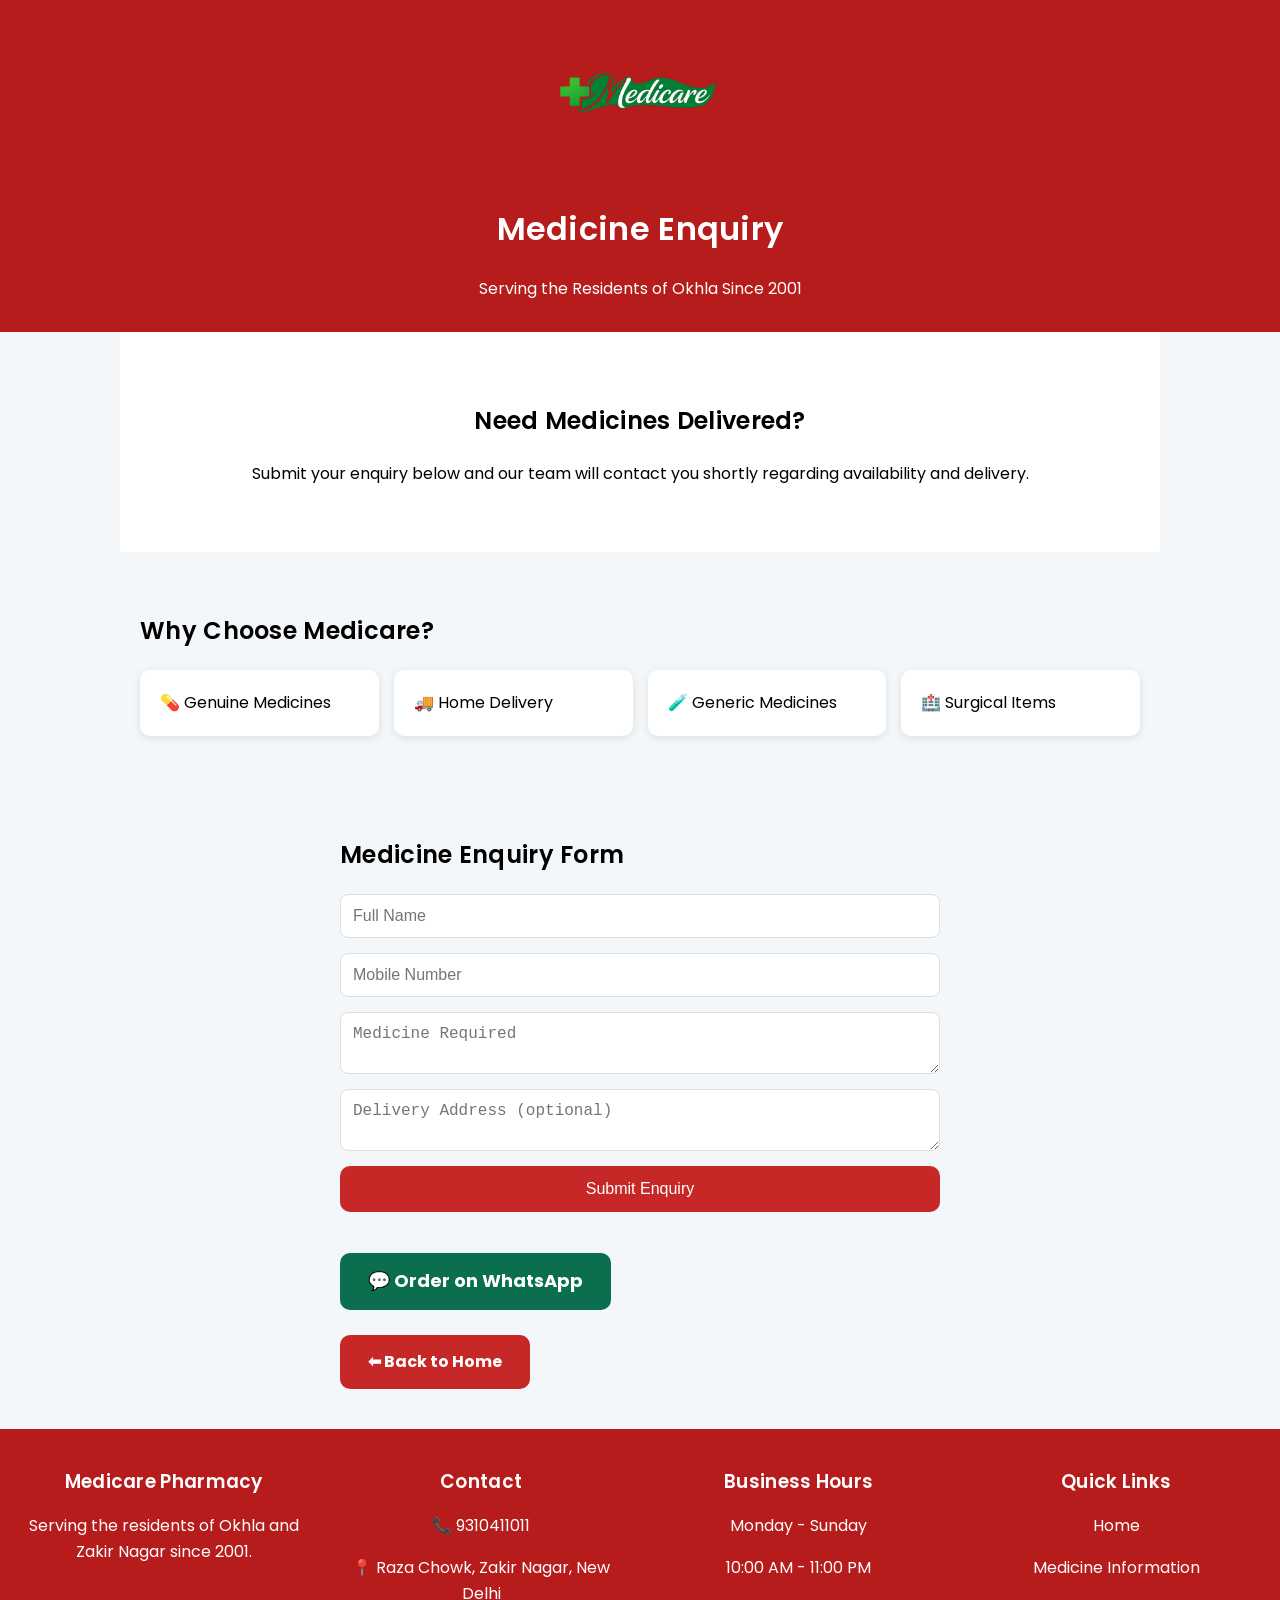
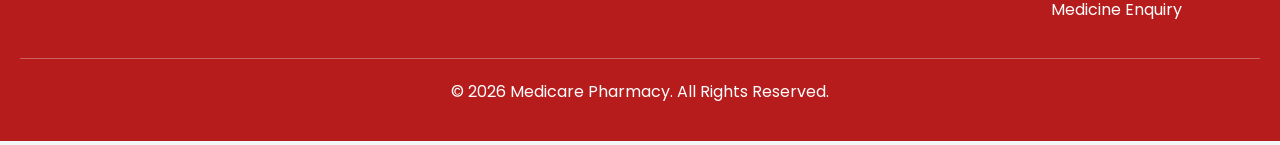
<file: enquiry.html>
<!DOCTYPE html>

<html lang="en">
<head>
    <meta charset="UTF-8">
    <meta name="viewport" content="width=device-width, initial-scale=1.0">

    <title>Medicine Enquiry | Medicare Pharmacy</title>

    <meta name="description" content="Submit a medicine enquiry or upload your prescription to Medicare Pharmacy, Zakir Nagar, Okhla. We'll help you check medicine availability quickly.">

    <meta name="keywords" content="Medicine Enquiry, Prescription Upload, Medicare Pharmacy, Zakir Nagar Pharmacy, Okhla Pharmacy, Medicine Availability">

    <meta name="author" content="Medicare Pharmacy">
    <meta name="robots" content="index, follow">

    <!-- Theme Color -->
    <meta name="theme-color" content="#1b8f4c">

    <!-- Open Graph -->
    <meta property="og:title" content="Medicine Enquiry | Medicare Pharmacy">
    <meta property="og:description" content="Enquire about medicines or upload your prescription online with Medicare Pharmacy.">
    <meta property="og:type" content="website">
    <meta property="og:url" content="https://medicarepharmacy.github.io/medicare-pharmacy/enquiry.html">
    <meta property="og:image" content="https://medicarepharmacy.github.io/medicare-pharmacy/favicon.png">

    <!-- Favicon -->
    <link rel="icon" type="image/png" sizes="32x32" href="favicon.png">
    <link rel="apple-touch-icon" href="favicon.png">

    <!-- Fonts -->
    <link rel="preconnect" href="https://fonts.googleapis.com">
    <link rel="preconnect" href="https://fonts.gstatic.com" crossorigin>
    <link href="https://fonts.googleapis.com/css2?family=Poppins:wght@300;400;500;600;700&display=swap" rel="stylesheet">

    <!-- Stylesheet -->
    <link rel="stylesheet" href="style.css">
</head>
<body>

<header>
    <img src="logo.png" alt="Medicare Pharmacy Logo" class="logo">
    <h1>Medicine Enquiry</h1>
    <p>Serving the Residents of Okhla Since 2001</p>
</header>

<section class="hero">
    <h2>Need Medicines Delivered?</h2>
    <p>Submit your enquiry below and our team will contact you shortly regarding availability and delivery.</p>
</section>

<section>
    <h2>Why Choose Medicare?</h2>
    <div class="cards">
        <div class="card">💊 Genuine Medicines</div>
        <div class="card">🚚 Home Delivery</div>
        <div class="card">🧪 Generic Medicines</div>
        <div class="card">🏥 Surgical Items</div>
    </div>
</section>

<section class="enquiry">
    <h2>Medicine Enquiry Form</h2>

<form action="https://api.web3forms.com/submit" method="POST">

    <input type="hidden" name="access_key" value="068bdc58-faac-4baa-9ae0-d7ec41ba170c">

    <input type="text" name="name" placeholder="Full Name" required>

    <input type="tel" name="phone" placeholder="Mobile Number" required>

    <textarea name="medicine" placeholder="Medicine Required" required></textarea>

    <textarea name="address" placeholder="Delivery Address (optional)"></textarea>

    <button type="submit">Submit Enquiry</button>

</form>

<br>

<a class="enquiry-btn"
   href="https://wa.me/919310411011?text=Hello%20Medicare%20Pharmacy%2C%20I%20would%20like%20to%20enquire%20about%20medicines."
   target="_blank">
   💬 Order on WhatsApp
</a>

<br><br>

<a class="directions-btn" href="index.html">
   ⬅ Back to Home
</a>

</section>

<footer>
    <div class="footer-content">

    <div class="footer-section">
        <h3>Medicare Pharmacy</h3>
        <p>Serving the residents of Okhla and Zakir Nagar since 2001.</p>
    </div>

    <div class="footer-section">
        <h3>Contact</h3>
        <p>📞 9310411011</p>
        <p>📍 Raza Chowk, Zakir Nagar, New Delhi</p>
    </div>

    <div class="footer-section">
        <h3>Business Hours</h3>
        <p>Monday - Sunday</p>
        <p>10:00 AM - 11:00 PM</p>
    </div>

    <div class="footer-section">
        <h3>Quick Links</h3>
        <p><a href="index.html">Home</a></p>
        <p><a href="medicines.html">Medicine Information</a></p>
        <p><a href="enquiry.html">Medicine Enquiry</a></p>
    </div>

</div>

<hr>

<p class="copyright">
    © 2026 Medicare Pharmacy. All Rights Reserved.
</p>

</footer>

</body>
</html>
</file>
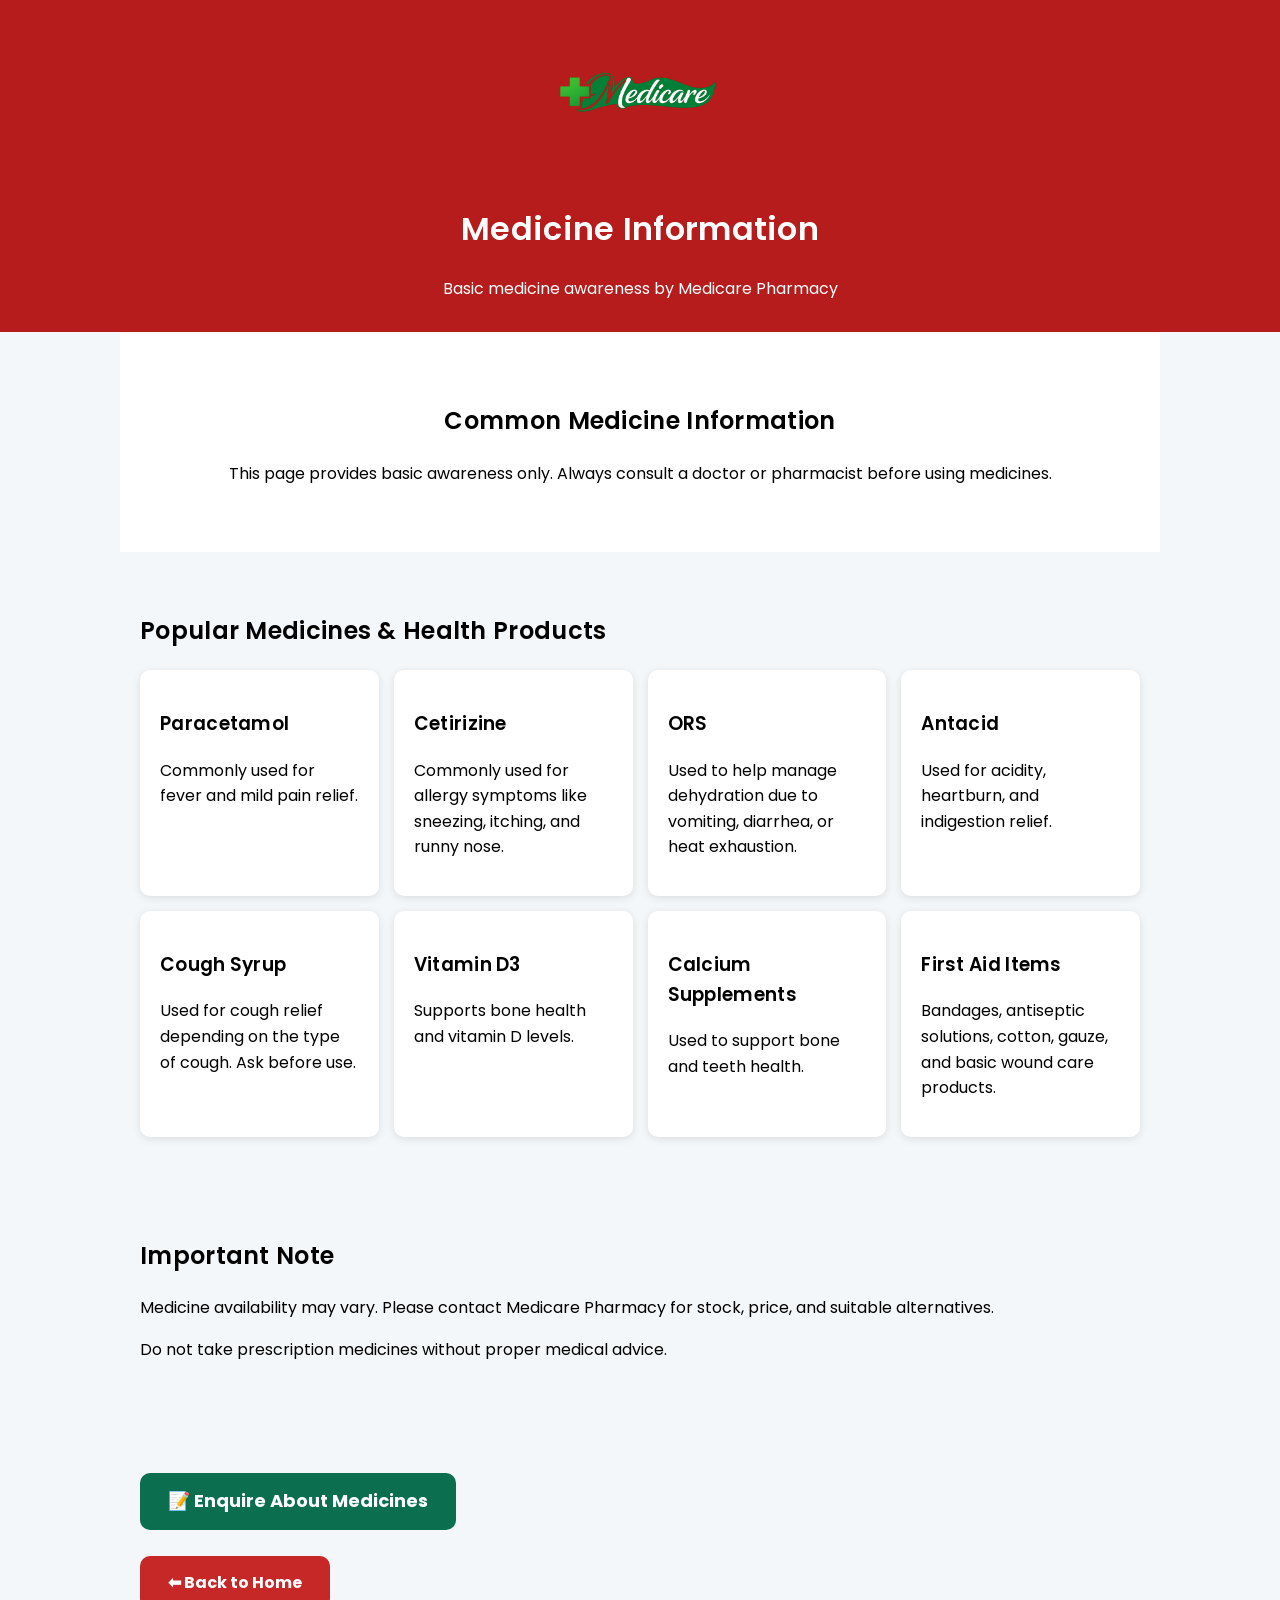
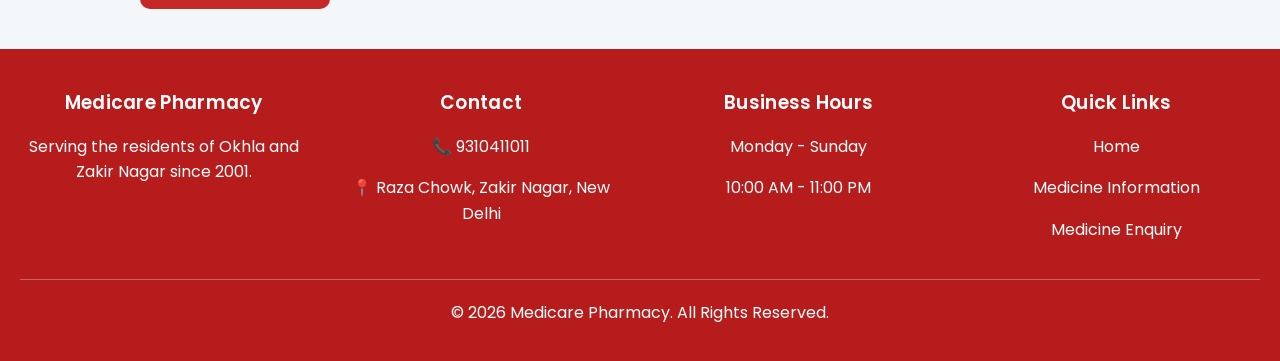
<file: medicines.html>
<!DOCTYPE html>
<html lang="en">
<head>
    <meta charset="UTF-8">
    <meta name="viewport" content="width=device-width, initial-scale=1.0">

    <title>Medicine Information | Medicare Pharmacy</title>

    <meta name="description" content="Find medicine information, usage, precautions, and healthcare guidance from Medicare Pharmacy, Zakir Nagar, Okhla.">

    <meta name="keywords" content="Medicine Information, Medicare Pharmacy, Zakir Nagar Pharmacy, Medicine Guide, Healthcare, Okhla">

    <meta name="author" content="Medicare Pharmacy">
    <meta name="robots" content="index, follow">

    <!-- Theme Color -->
    <meta name="theme-color" content="#1b8f4c">

    <!-- Open Graph -->
    <meta property="og:title" content="Medicine Information | Medicare Pharmacy">
    <meta property="og:description" content="Learn about medicines, their uses, precautions, and healthcare information from Medicare Pharmacy.">
    <meta property="og:type" content="website">
    <meta property="og:url" content="https://medicarepharmacy.github.io/medicare-pharmacy/medicines.html">
    <meta property="og:image" content="https://medicarepharmacy.github.io/medicare-pharmacy/favicon.png">

    <!-- Favicon -->
    <link rel="icon" type="image/png" sizes="32x32" href="favicon.png">
    <link rel="apple-touch-icon" href="favicon.png">

    <!-- Fonts -->
    <link rel="preconnect" href="https://fonts.googleapis.com">
    <link rel="preconnect" href="https://fonts.gstatic.com" crossorigin>
    <link href="https://fonts.googleapis.com/css2?family=Poppins:wght@300;400;500;600;700&display=swap" rel="stylesheet">

    <!-- Stylesheet -->
    <link rel="stylesheet" href="style.css">
</head>
<body>

<header>
    <img src="logo.png" alt="Medicare Pharmacy Logo" class="logo">
    <h1>Medicine Information</h1>
    <p>Basic medicine awareness by Medicare Pharmacy</p>
</header>

<section class="hero">
    <h2>Common Medicine Information</h2>
    <p>This page provides basic awareness only. Always consult a doctor or pharmacist before using medicines.</p>
</section>

<section>
    <h2>Popular Medicines & Health Products</h2>

    <div class="cards">
        <div class="card">
            <h3>Paracetamol</h3>
            <p>Commonly used for fever and mild pain relief.</p>
        </div>

        <div class="card">
            <h3>Cetirizine</h3>
            <p>Commonly used for allergy symptoms like sneezing, itching, and runny nose.</p>
        </div>

        <div class="card">
            <h3>ORS</h3>
            <p>Used to help manage dehydration due to vomiting, diarrhea, or heat exhaustion.</p>
        </div>

        <div class="card">
            <h3>Antacid</h3>
            <p>Used for acidity, heartburn, and indigestion relief.</p>
        </div>

        <div class="card">
            <h3>Cough Syrup</h3>
            <p>Used for cough relief depending on the type of cough. Ask before use.</p>
        </div>

        <div class="card">
            <h3>Vitamin D3</h3>
            <p>Supports bone health and vitamin D levels.</p>
        </div>

        <div class="card">
            <h3>Calcium Supplements</h3>
            <p>Used to support bone and teeth health.</p>
        </div>

        <div class="card">
            <h3>First Aid Items</h3>
            <p>Bandages, antiseptic solutions, cotton, gauze, and basic wound care products.</p>
        </div>
    </div>
</section>

<section class="discount-box">
    <h2>Important Note</h2>
    <p>Medicine availability may vary. Please contact Medicare Pharmacy for stock, price, and suitable alternatives.</p>
    <p>Do not take prescription medicines without proper medical advice.</p>
</section>

<section>
    <a class="enquiry-btn" href="enquiry.html">
        📝 Enquire About Medicines
    </a>

    <br><br>

    <a class="directions-btn" href="index.html">
        ⬅ Back to Home
    </a>
</section>

<footer>
    <div class="footer-content">

    <div class="footer-section">
        <h3>Medicare Pharmacy</h3>
        <p>Serving the residents of Okhla and Zakir Nagar since 2001.</p>
    </div>

    <div class="footer-section">
        <h3>Contact</h3>
        <p>📞 9310411011</p>
        <p>📍 Raza Chowk, Zakir Nagar, New Delhi</p>
    </div>

    <div class="footer-section">
        <h3>Business Hours</h3>
        <p>Monday - Sunday</p>
        <p>10:00 AM - 11:00 PM</p>
    </div>

    <div class="footer-section">
        <h3>Quick Links</h3>
        <p><a href="index.html">Home</a></p>
        <p><a href="medicines.html">Medicine Information</a></p>
        <p><a href="enquiry.html">Medicine Enquiry</a></p>
    </div>

</div>

<hr>

<p class="copyright">
    © 2026 Medicare Pharmacy. All Rights Reserved.
</p>

</footer>


</body>
</html>
</file>
<file: style.css>
body {
    margin: 0;
    font-family: 'Poppins', sans-serif;
    line-height: 1.6;
    background: #f4f7f9;
}

header {
    background: #b71c1c;
    color: white;
    text-align: center;
    padding: 15px 20px;
}

.hero {
    text-align: center;
    padding: 50px 20px;
    background: white;
}

section {
    padding: 40px 20px;
    max-width: 1000px;
    margin: auto;
}

.cards {
    display: grid;
    grid-template-columns: repeat(auto-fit,minmax(220px,1fr));
    gap: 15px;
}

.card {
    background: white;
    padding: 20px;
    border-radius: 10px;
    box-shadow: 0 2px 8px rgba(0,0,0,0.1);
}

.whatsapp {
    position: fixed;
    right: 20px;
    bottom: 20px;
    background: #25d366;
    color: white;
    text-decoration: none;
    padding: 15px 20px;
    border-radius: 30px;
    font-weight: bold;
}

footer {
    text-align: center;
    background: #b71c1c;
    color: white;
    padding: 20px;
}

.enquiry-btn {
    display: inline-block;
    margin-top: 15px;
    background: #0b6e4f;
    color: white;
    text-decoration: none;
    padding: 14px 28px;
    border-radius: 10px;
    font-size: 18px;
    font-weight: bold;
    transition: 0.3s;
}

.enquiry-btn:hover {
    transform: translateY(-2px);
}

.logo {
    width: 250px;
    max-width: 80%;
    display: block;
    margin: 0 auto 15px;
}

.gallery {
    display: grid;
    grid-template-columns: repeat(3, 1fr);
    gap: 15px;
    margin-top: 20px;
}

@media (max-width: 768px) {
    .gallery {
        grid-template-columns: 1fr;
    }
}

.gallery img {
    width: 100%;
    height: 180px;
    object-fit: cover;
    border-radius: 12px;
    box-shadow: 0 2px 10px rgba(0,0,0,0.15);
}

.directions-btn {
display: inline-block;
background: #c62828;
color: white;
text-decoration: none;
padding: 14px 28px;
border-radius: 10px;
font-weight: bold;
}

.stats {
display: flex;
justify-content: center;
gap: 20px;
flex-wrap: wrap;
padding: 30px 20px;
background: #fff3f3;
}

.stat-box {
background: white;
padding: 20px;
border-radius: 12px;
min-width: 180px;
text-align: center;
box-shadow: 0 2px 10px rgba(0,0,0,0.1);
}

.stat-box h2 {
color: #c62828;
margin: 0;
}

.stat-box p {
margin-top: 10px;
}

iframe {
border: none;
border-radius: 12px;
background: white;
}

.enquiry {
    padding: 40px 20px;
    max-width: 600px;
    margin: auto;
}

.enquiry form {
    display: flex;
    flex-direction: column;
    gap: 15px;
}

.enquiry input,
.enquiry textarea {
    padding: 12px;
    border: 1px solid #ddd;
    border-radius: 8px;
    font-size: 16px;
}

.enquiry button {
    background: #c62828;
    color: white;
    border: none;
    padding: 14px;
    font-size: 16px;
    border-radius: 10px;
    cursor: pointer;
}

.enquiry button:hover {
    background: #a91f1f;
}

h1, h2, h3 {
    font-weight: 600;
    letter-spacing: 0.3px;
}

.footer-content {
display: flex;
justify-content: space-between;
flex-wrap: wrap;
gap: 30px;
}

.footer-section {
flex: 1;
min-width: 220px;
}

.footer-section h3 {
margin-bottom: 10px;
}

.footer-section a {
color: white;
text-decoration: none;
}

.footer-section a:hover {
text-decoration: underline;
}

footer hr {
border: none;
border-top: 1px solid rgba(255,255,255,0.3);
margin: 20px 0;
}

.copyright {
text-align: center;
margin-top: 10px;
}
</file>
